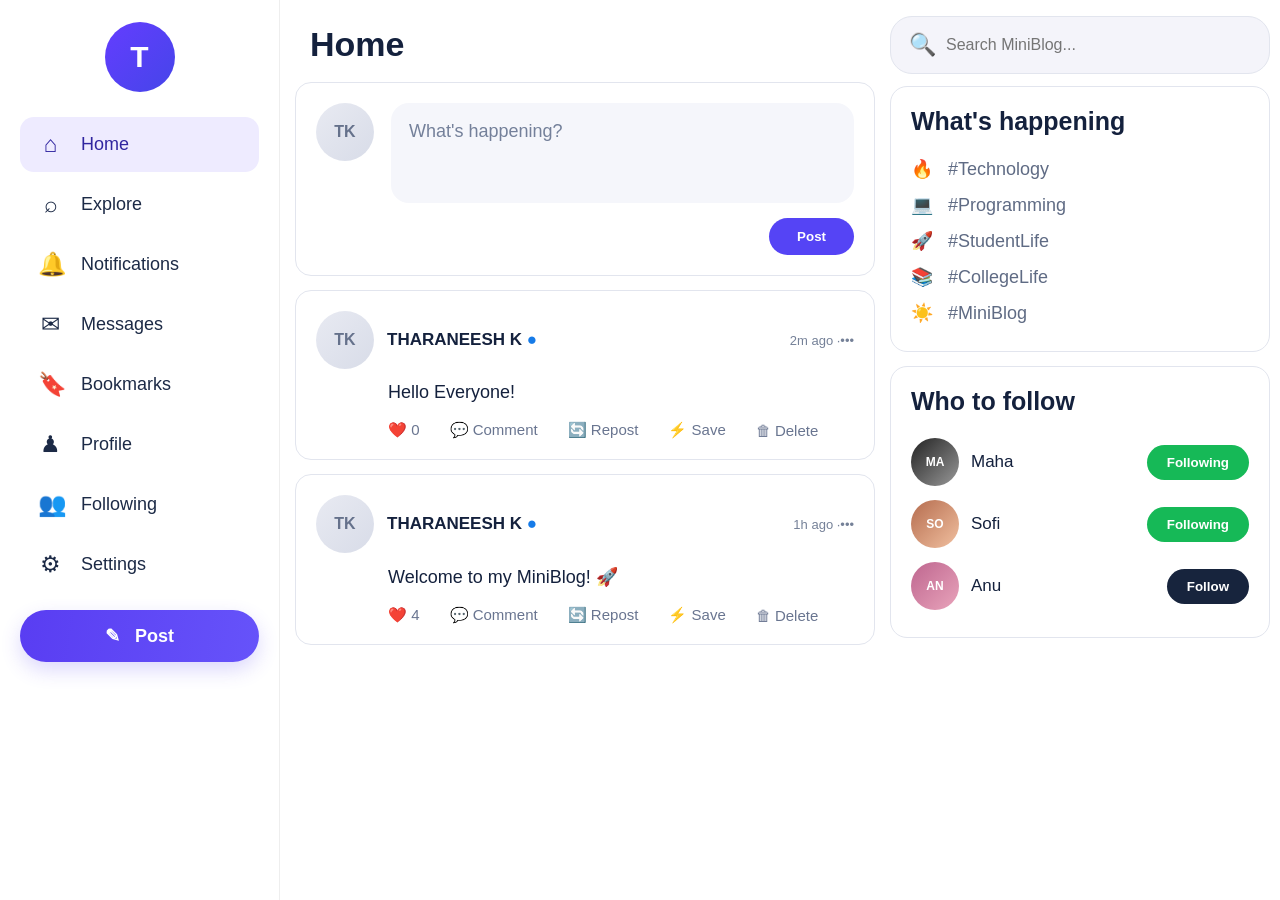
<file: twitter/index1.html>
<!DOCTYPE html>
<html lang="en">
<head>
    <meta charset="UTF-8">
    <meta name="viewport" content="width=device-width, initial-scale=1.0">
    <title>THARANEESH K - MiniBlog</title>
    <link rel="stylesheet" href="style1.css">
</head>
<body>
<div class="app">
    <aside class="sidebar">
        <div class="logo">T</div>
        <nav>
            <button class="nav-item active" data-page="home">
                <span>⌂</span> Home
            </button>
            <button class="nav-item" data-page="explore">
                <span>⌕</span> Explore
            </button>
            <button class="nav-item" data-page="notifications">
                <span>🔔</span> Notifications
            </button>
            <button class="nav-item" data-page="messages">
                <span>✉</span> Messages
            </button>
            <button class="nav-item" data-page="bookmarks">
                <span>🔖</span> Bookmarks
            </button>
            <button class="nav-item" data-page="profile">
                <span>♟</span> Profile
            </button>
            <button class="nav-item" data-page="following">
                <span>👥</span> Following
            </button>
            <button class="nav-item" data-page="settings">
                <span>⚙</span> Settings
            </button>
        </nav>
        <button class="post-button" id="createPost">
            ✎ &nbsp; Post
        </button>
    </aside>
    <main class="main-content">
        <div id="pageContent"></div>
    </main>
    <aside class="right-sidebar">
        <div class="search-box">
            🔍
            <input
                type="text"
                id="searchInput"
                placeholder="Search MiniBlog..."
            >
        </div>
        <div class="side-card">
            <h2>What's happening</h2>
            <p>🔥 &nbsp; #Technology</p>
            <p>💻 &nbsp; #Programming</p>
            <p>🚀 &nbsp; #StudentLife</p>
            <p>📚 &nbsp; #CollegeLife</p>
            <p>☀️ &nbsp; #MiniBlog</p>
        </div>
        <div class="side-card">
            <h2>Who to follow</h2>
            <div class="follow-user">
                <div class="small-avatar">MA</div>
                <span>Maha</span>
                <button class="follow-btn following">
                    Following
                </button>
            </div>
            <div class="follow-user">
                <div class="small-avatar sofia">SO</div>
                <span>Sofi</span>
                <button class="follow-btn following">
                    Following
                </button>
            </div>
            <div class="follow-user">
                <div class="small-avatar anu">AN</div>
                <span>Anu</span>
                <button class="follow-btn">
                    Follow
                </button>
            </div>
        </div>
    </aside>
</div>
<div class="modal" id="postModal">
    <div class="modal-content">
        <button class="close" id="closeModal">
            ×
        </button>
        <h2>Create Post</h2>
        <textarea
            id="postText"
            placeholder="What's happening?"
        ></textarea>
        <button class="post-button" id="publishPost">
            Post
        </button>
    </div>
</div>
<script src="script1.js"></script>
</body>
</html>
</file>
<file: twitter/style1.css>
* {
    margin: 0;
    padding: 0;
    box-sizing: border-box;
}
:root {
    --primary: #5544f5;
    --primary-light: #eeebff;
    --text: #14213d;
    --muted: #68748d;
    --border: #e2e5ee;
    --background: #ffffff;
    --soft: #f5f6fc;
}
body {
    font-family: Arial, Helvetica, sans-serif;
    color: var(--text);
    background: white;
}
.app {
    min-height: 100vh;
    display: grid;
    grid-template-columns:
        280px
        minmax(500px, 1fr)
        390px;
    gap: 15px;
    max-width: 1550px;
    margin: auto;
}
.sidebar {
    height: 100vh;
    position: sticky;
    top: 0;
    padding: 22px 20px;
    border-right: 1px solid #eeeeee;
    background: white;
}
.logo {
    width: 70px;
    height: 70px;
    border-radius: 50%;
    background: linear-gradient(
        135deg,
        #643dff,
        #4545e9
    );
    color: white;
    display: flex;
    align-items: center;
    justify-content: center;
    font-size: 30px;
    font-weight: bold;
    margin: 0 auto 25px;
}
.sidebar nav {
    display: flex;
    flex-direction: column;
    gap: 5px;
}
.nav-item {
    width: 100%;
    border: none;
    background: white;
    padding: 14px 18px;
    border-radius: 14px;
    color: #1c2a46;
    text-align: left;
    font-size: 18px;
    display: flex;
    align-items: center;
    gap: 18px;
    cursor: pointer;
}
.nav-item span {
    width: 25px;
    text-align: center;
    font-size: 23px;
}
.nav-item:hover,
.nav-item.active {
    background: var(--primary-light);
    color: #3025a0;
}
.post-button {
    width: 100%;
    margin-top: 18px;
    padding: 15px 20px;
    border: none;
    border-radius: 30px;
    background:
        linear-gradient(
            100deg,
            #593df2,
            #6653fa
        );
    color: white;
    font-size: 18px;
    font-weight: bold;
    cursor: pointer;
    box-shadow:
        0 8px 20px rgba(80, 60, 240, .2);
}
.post-button:hover {
    transform: translateY(-1px);
}
.main-content {
    padding: 15px 0;
    min-width: 0;
}
.page-title {
    font-size: 34px;
    margin: 10px 15px 18px;
}
.page-subtitle {
    color: var(--muted);
    margin:
        -8px
        15px
        18px;
}
.card {
    background: white;
    border: 1px solid var(--border);
    border-radius: 16px;
    padding: 20px;
    margin-bottom: 14px;
}
.composer {
    display: grid;
    grid-template-columns:
        60px
        1fr;
    gap: 15px;
}
.avatar {
    width: 58px;
    height: 58px;
    border-radius: 50%;
    background:
        linear-gradient(
            135deg,
            #e8eaf2,
            #d8dce8
        );
    display: flex;
    align-items: center;
    justify-content: center;
    color: #65718b;
    font-weight: bold;
}
.compose-area {
    background: #f5f6fb;
    border-radius: 18px;
    padding: 18px;
    min-height: 100px;
    color: #74809a;
    font-size: 18px;
    cursor: pointer;
}
.compose-footer {
    grid-column: 2;
    display: flex;
    justify-content: flex-end;
}
.small-post {
    border: none;
    border-radius: 25px;
    padding: 11px 28px;
    background: var(--primary);
    color: white;
    font-weight: bold;
    cursor: pointer;
}
.post-header {
    display: flex;
    align-items: center;
    gap: 13px;
}
.post-header strong {
    font-size: 17px;
}
.verified {
    color: #167be8;
}
.post-time {
    margin-left: auto;
    color: #758198;
    font-size: 13px;
}
.post-content {
    margin:
        13px
        0
        18px
        72px;
    font-size: 18px;
}
.post-actions {
    margin-left: 72px;
    display: flex;
    gap: 30px;
}
.action {
    border: none;
    background: transparent;
    color: #697590;
    cursor: pointer;
    font-size: 15px;
}
.action:hover {
    color: var(--primary);
}
.action.liked {
    color: #ed2670;
}
.right-sidebar {
    padding:
        16px
        10px
        20px
        0;
}
.search-box {
    height: 58px;
    display: flex;
    align-items: center;
    gap: 10px;
    padding: 0 18px;
    border-radius: 22px;
    background: #f4f4fa;
    border: 1px solid var(--border);
    margin-bottom: 12px;
    font-size: 22px;
}
.search-box input {
    border: none;
    outline: none;
    background: transparent;
    width: 100%;
    font-size: 16px;
    color: var(--text);
}
.side-card {
    border: 1px solid var(--border);
    border-radius: 17px;
    padding: 20px;
    margin-bottom: 14px;
}
.side-card h2 {
    font-size: 25px;
    margin-bottom: 15px;
}
.side-card > p {
    color: #5f6b84;
    font-size: 18px;
    padding: 7px 0;
}
.follow-user {
    display: flex;
    align-items: center;
    gap: 12px;
    padding: 7px 0;
    font-size: 17px;
}
.follow-user span {
    flex: 1;
}
.small-avatar {
    width: 48px;
    height: 48px;
    border-radius: 50%;
    display: flex;
    align-items: center;
    justify-content: center;
    color: white;
    font-size: 12px;
    font-weight: bold;
    background:
        linear-gradient(
            135deg,
            #222,
            #999
        );
}
.small-avatar.sofia {
    background:
        linear-gradient(
            135deg,
            #b56c4e,
            #f1c0a0
        );
}
.small-avatar.anu {
    background:
        linear-gradient(
            135deg,
            #be668f,
            #e9a4bb
        );
}
.follow-btn {
    border: none;
    padding: 10px 20px;
    border-radius: 25px;
    background: #17243d;
    color: white;
    font-weight: bold;
    cursor: pointer;
}
.follow-btn.following {
    background: #16b957;
}
.profile-card {
    padding: 0 25px 25px;
}
.cover {
    height: 220px;

    border-radius:
        0
        0
        18px
        18px;
    background:
        linear-gradient(
            130deg,
            #087ac8,
            #508fd1,
            #f8ca70,
            #2d609e
        );
    position: relative;
    overflow: hidden;
}
.cover::before {
    content: "Better Days Ahead";
    position: absolute;
    left: 50px;
    top: 50px;
    color: white;
    font-size: 24px;
    font-style: italic;
}
.cover::after {
    content: "Dream Plan Do Repeat";
    position: absolute;
    right: 40px;
    top: 60px;
    color: white;
    font-size: 22px;
    font-style: italic;
}
.profile-avatar {
    position: absolute;
    width: 180px;
    height: 180px;
    border-radius: 50%;
    background: #edf0f6;
    border: 8px solid white;
    bottom: -90px;
    left: 50%;
    transform: translateX(-50%);
    display: flex;
    align-items: center;
    justify-content: center;
    font-size: 70px;
    color: #b5bfd0;
}
.edit-profile {
    float: right;
    margin-top: 20px;
    padding: 10px 28px;
    border: 2px solid var(--primary);
    border-radius: 25px;
    background: white;
    color: #493cb7;
    font-weight: bold;
    cursor: pointer;
}
.profile-info {
    text-align: center;
    padding-top: 100px;
}
.profile-info h1 {
    font-size: 31px;
}
.username {
    color: #5d52dd;
    font-size: 20px;
    margin: 5px;
}
.profile-bio {
    color: var(--muted);
    font-size: 17px;
}
.stats {
    margin-top: 20px;
    background: #f4f4fc;
    border-radius: 18px;
    padding: 18px;
    display: grid;
    grid-template-columns:
        repeat(3, 1fr);
}
.stat {
    text-align: center;
    font-size: 25px;
    font-weight: bold;
    border-right: 1px solid #ddd;
}
.stat:last-child {
    border-right: none;
}
.stat small {
    display: block;
    color: #68748d;
    font-size: 16px;
    font-weight: normal;
}
.notification {
    display: grid;
    grid-template-columns:
        55px
        1fr
        70px;
    align-items: center;
    gap: 15px;
    padding: 15px;
    border-bottom: 1px solid var(--border);
}
.notification:last-child {
    border-bottom: none;
}
.notification-icon {
    width: 45px;
    height: 45px;
    border-radius: 50%;
    display: flex;
    align-items: center;
    justify-content: center;
    background: #f0edff;
    font-size: 20px;
}
.notification-time {
    color: #718097;
    text-align: right;
    font-size: 13px;
}
.messages {
    height: 600px;
    display: flex;
    flex-direction: column;
    padding: 0;
}
.chat {
    flex: 1;
    padding: 25px;
    overflow-y: auto;
    display: flex;
    flex-direction: column;
    gap: 15px;
}
.message {
    max-width: 65%;
    padding: 13px 18px;
    border-radius: 18px;
    background: #eff1f8;
}
.message.mine {
    margin-left: auto;
    color: white;
    background:
        linear-gradient(
            100deg,
            #5a46ee,
            #6658f5
        );
}
.message small {
    display: block;
    text-align: right;
    opacity: .7;
    margin-top: 5px;
}
.message-form {
    border-top: 1px solid var(--border);
    display: flex;
    gap: 10px;
    padding: 15px;
}
.message-form input {
    flex: 1;
    border: none;
    outline: none;
    background: #f4f5fa;
    border-radius: 25px;
    padding: 14px 18px;
}
.message-form button {
    border: none;
    border-radius: 25px;
    padding: 0 25px;
    color: white;
    background: var(--primary);
    font-weight: bold;
}
.settings-box label {
    display: block;
    margin:
        20px
        0
        8px;
}
.settings-box input {
    width: 100%;
    padding: 14px 18px;
    border-radius: 12px;
    border: 1px solid #d9dce7;
    outline: none;
}
.save-button {
    margin-top: 20px;
    border: none;
    border-radius: 30px;
    padding: 14px 35px;
    color: white;
    background:
        linear-gradient(
            100deg,
            #593df0,
            #654ff7
        );
    font-weight: bold;
    cursor: pointer;
}
.empty {
    text-align: center;
    padding: 100px 20px;
    color: var(--muted);
}
.modal {
    position: fixed;
    inset: 0;
    background: rgba(0,0,0,.5);
    display: none;
    align-items: center;
    justify-content: center;
    z-index: 999;
}
.modal.show {
    display: flex;
}
.modal-content {
    width: min(500px,90%);
    background: white;
    border-radius: 18px;
    padding: 25px;
    position: relative;
}
.close {
    position: absolute;
    right: 18px;
    top: 10px;
    border: none;
    background: none;
    font-size: 30px;
    cursor: pointer;
}
.modal-content textarea {
    width: 100%;
    height: 160px;
    resize: none;
    border: 1px solid var(--border);
    border-radius: 14px;
    padding: 15px;
    margin:
        20px
        0;
    outline: none;
}
@media(max-width:1100px) {
    .app {
        grid-template-columns:
            85px
            1fr
            300px;
    }
    .nav-item {
        justify-content: center;
        font-size: 0;
        padding: 14px;
    }
    .nav-item span {
        font-size: 24px;
    }
    .post-button {
        font-size: 0;
    }
}
@media(max-width:800px) {
    .app {
        display: block;
    }
    .sidebar {
        position: fixed;
        bottom: 0;
        top: auto;
        width: 100%;
        height: 70px;
        padding: 4px;
        z-index: 100;
        border-top: 1px solid var(--border);
        border-right: none;
    }
    .logo,
    .post-button {
        display: none;
    }
    .sidebar nav {
        flex-direction: row;
        justify-content: space-around;
    }
    .nav-item {
        width: auto;
        padding: 10px;
    }
    .right-sidebar {
        display: none;
    }
    .main-content {
        padding-bottom: 80px;
    }
    .post-content,
    .post-actions {
        margin-left: 0;
    }
    .composer {
        grid-template-columns:
            50px
            1fr;
    }
    .profile-avatar {
        width: 140px;
        height: 140px;
        bottom: -70px;
    }
    .profile-info {
        padding-top: 80px;
    }
    .stats {
        font-size: 18px;
    }
    .stat {
        font-size: 20px;
    }
}
</file>
